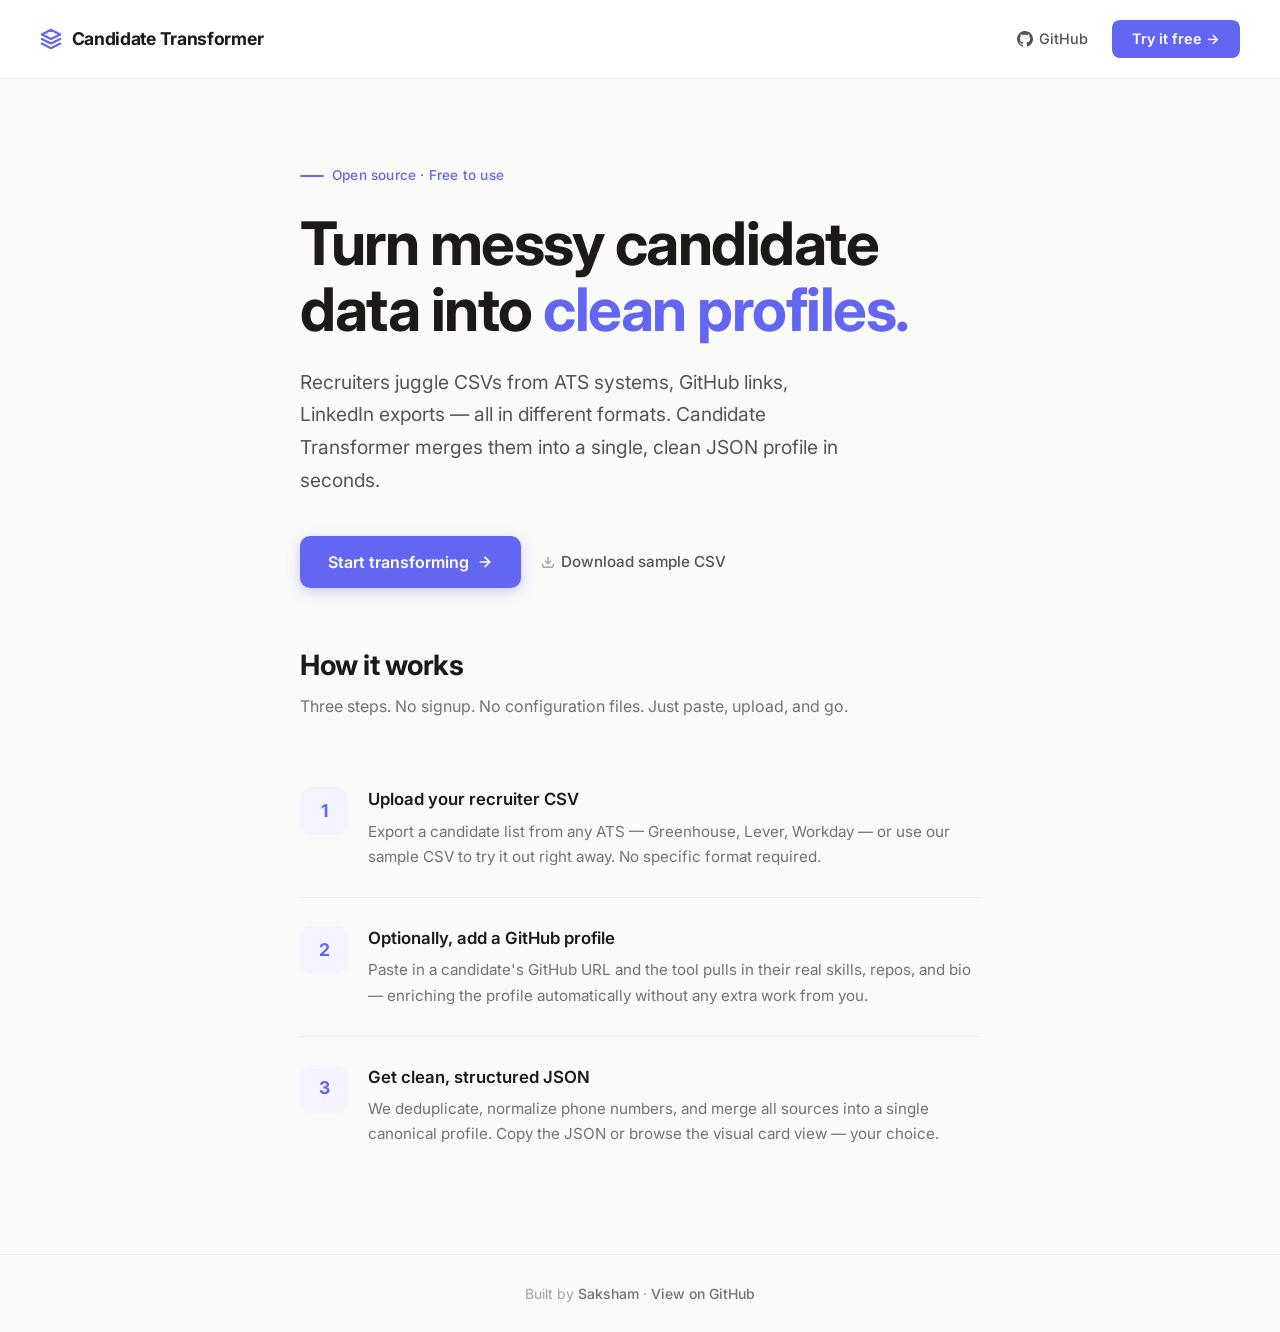
<file: index.html>
<!DOCTYPE html>
<html lang="en">
<head>
    <meta charset="UTF-8">
    <meta name="viewport" content="width=device-width, initial-scale=1.0">
    <title>Candidate Transformer — Clean candidate profiles, instantly</title>
    <meta name="description" content="Stop copying data between tabs. Candidate Transformer merges recruiter CSVs and GitHub profiles into clean, structured JSON in seconds.">
    <link rel="stylesheet" href="style.css">
    <link href="https://fonts.googleapis.com/css2?family=Inter:ital,wght@0,400;0,500;0,600;0,700;1,400&display=swap" rel="stylesheet">
    <style>
        /* Landing-page-only styles */
        .lp-nav {
            display: flex;
            align-items: center;
            justify-content: space-between;
            padding: 1.25rem 2.5rem;
            background: #fff;
            border-bottom: 1px solid #f0eeec;
            position: sticky;
            top: 0;
            z-index: 10;
        }
        .lp-logo {
            display: flex;
            align-items: center;
            gap: 0.6rem;
            font-weight: 700;
            font-size: 1.1rem;
            color: #1c1917;
            text-decoration: none;
            letter-spacing: -0.3px;
        }
        .lp-logo svg { color: #6366f1; }
        .lp-nav-right {
            display: flex;
            align-items: center;
            gap: 1.5rem;
        }
        .lp-gh-link {
            display: flex;
            align-items: center;
            gap: 0.4rem;
            font-size: 0.9rem;
            font-weight: 500;
            color: #57534e;
            text-decoration: none;
            transition: color 0.15s;
        }
        .lp-gh-link:hover { color: #1c1917; }
        .lp-try-btn {
            background: #6366f1;
            color: #fff;
            font-size: 0.9rem;
            font-weight: 600;
            padding: 0.5rem 1.25rem;
            border-radius: 8px;
            text-decoration: none;
            transition: background 0.15s, transform 0.1s;
        }
        .lp-try-btn:hover {
            background: #4f46e5;
            transform: translateY(-1px);
        }

        /* Hero */
        .lp-hero {
            max-width: 760px;
            margin: 0 auto;
            padding: 5rem 2.5rem 3.5rem;
        }
        .lp-eyebrow {
            display: inline-flex;
            align-items: center;
            gap: 0.5rem;
            font-size: 0.85rem;
            font-weight: 500;
            color: #6366f1;
            margin-bottom: 1.5rem;
            letter-spacing: 0.2px;
        }
        .lp-eyebrow::before {
            content: '';
            display: block;
            width: 24px;
            height: 2px;
            background: #6366f1;
            border-radius: 2px;
        }
        .lp-hero h1 {
            font-size: clamp(2.5rem, 5vw, 3.75rem);
            font-weight: 700;
            letter-spacing: -1.5px;
            line-height: 1.1;
            color: #1c1917;
            margin-bottom: 1.5rem;
        }
        .lp-hero h1 em {
            font-style: normal;
            color: #6366f1;
        }
        .lp-hero > p {
            font-size: 1.2rem;
            line-height: 1.7;
            color: #57534e;
            max-width: 560px;
            margin-bottom: 2.5rem;
        }
        .lp-cta-row {
            display: flex;
            align-items: center;
            gap: 1.25rem;
            flex-wrap: wrap;
        }
        .lp-cta-primary {
            display: inline-flex;
            align-items: center;
            gap: 0.5rem;
            background: #6366f1;
            color: #fff;
            font-weight: 600;
            font-size: 1rem;
            padding: 0.85rem 1.75rem;
            border-radius: 10px;
            text-decoration: none;
            transition: background 0.15s, transform 0.1s, box-shadow 0.15s;
            box-shadow: 0 4px 14px rgba(99,102,241,0.3);
        }
        .lp-cta-primary:hover {
            background: #4f46e5;
            transform: translateY(-1px);
            box-shadow: 0 6px 20px rgba(99,102,241,0.35);
        }
        .lp-cta-secondary {
            font-size: 0.95rem;
            color: #57534e;
            text-decoration: none;
            font-weight: 500;
            display: flex;
            align-items: center;
            gap: 0.35rem;
            transition: color 0.15s;
        }
        .lp-cta-secondary:hover { color: #1c1917; }
        .lp-cta-secondary svg { opacity: 0.5; }

        /* How it works */
        .lp-steps {
            max-width: 760px;
            margin: 0 auto;
            padding: 0 2.5rem 5rem;
        }
        .lp-steps-header {
            margin-bottom: 2.5rem;
        }
        .lp-steps-header h2 {
            font-size: 1.75rem;
            font-weight: 700;
            color: #1c1917;
            letter-spacing: -0.5px;
            margin-bottom: 0.5rem;
        }
        .lp-steps-header p {
            color: #78716c;
            font-size: 1rem;
            line-height: 1.6;
        }
        .lp-step-list {
            display: flex;
            flex-direction: column;
            gap: 0;
        }
        .lp-step {
            display: grid;
            grid-template-columns: 48px 1fr;
            gap: 1.25rem;
            padding: 1.75rem 0;
            border-bottom: 1px solid #f0eeec;
            align-items: start;
        }
        .lp-step:last-child { border-bottom: none; }
        .lp-step-num {
            width: 48px;
            height: 48px;
            border-radius: 12px;
            background: #f5f3ff;
            color: #6366f1;
            font-weight: 700;
            font-size: 1.1rem;
            display: flex;
            align-items: center;
            justify-content: center;
            flex-shrink: 0;
        }
        .lp-step-body h3 {
            font-size: 1.05rem;
            font-weight: 600;
            color: #1c1917;
            margin-bottom: 0.4rem;
        }
        .lp-step-body p {
            font-size: 0.95rem;
            color: #78716c;
            line-height: 1.65;
        }

        /* Footer */
        .lp-footer {
            border-top: 1px solid #f0eeec;
            padding: 1.75rem 2.5rem;
            display: flex;
            align-items: center;
            justify-content: space-between;
            max-width: 760px;
            margin: 0 auto;
            width: 100%;
        }
        .lp-footer p {
            font-size: 0.875rem;
            color: #a8a29e;
        }

        @media (max-width: 600px) {
            .lp-hero { padding: 3rem 1.5rem 2.5rem; }
            .lp-steps { padding: 0 1.5rem 3rem; }
            .lp-hero h1 { font-size: 2.25rem; }
            .lp-nav { padding: 1rem 1.5rem; }
        }
    </style>
</head>
<body>
    <nav class="lp-nav">
        <a href="index.html" class="lp-logo">
            <svg viewBox="0 0 24 24" width="22" height="22" fill="none" stroke="currentColor" stroke-width="2.5" stroke-linecap="round" stroke-linejoin="round">
                <polygon points="12 2 2 7 12 12 22 7 12 2"></polygon>
                <polyline points="2 17 12 22 22 17"></polyline>
                <polyline points="2 12 12 17 22 12"></polyline>
            </svg>
            Candidate Transformer
        </a>
        <div class="lp-nav-right">
            <a href="https://github.com/Saksham-Gupta-GH/candidate-profile-transformer" target="_blank" class="lp-gh-link">
                <svg width="16" height="16" viewBox="0 0 24 24" fill="currentColor"><path d="M12 0c-6.626 0-12 5.373-12 12 0 5.302 3.438 9.8 8.207 11.387.599.111.793-.261.793-.577v-2.234c-3.338.726-4.033-1.416-4.033-1.416-.546-1.387-1.333-1.756-1.333-1.756-1.089-.745.083-.729.083-.729 1.205.084 1.839 1.237 1.839 1.237 1.07 1.834 2.807 1.304 3.492.997.107-.775.418-1.305.762-1.604-2.665-.305-5.467-1.334-5.467-5.931 0-1.311.469-2.381 1.236-3.221-.124-.303-.535-1.524.117-3.176 0 0 1.008-.322 3.301 1.23.957-.266 1.983-.399 3.003-.404 1.02.005 2.047.138 3.006.404 2.291-1.552 3.297-1.23 3.297-1.23.653 1.653.242 2.874.118 3.176.77.84 1.235 1.911 1.235 3.221 0 4.609-2.807 5.624-5.479 5.921.43.372.823 1.102.823 2.222v3.293c0 .319.192.694.801.576 4.765-1.589 8.199-6.086 8.199-11.386 0-6.627-5.373-12-12-12z"/></svg>
                GitHub
            </a>
            <a href="app.html" class="lp-try-btn">Try it free →</a>
        </div>
    </nav>

    <main>
        <section class="lp-hero">
            <span class="lp-eyebrow">Open source · Free to use</span>
            <h1>Turn messy candidate data into <em>clean profiles.</em></h1>
            <p>Recruiters juggle CSVs from ATS systems, GitHub links, LinkedIn exports — all in different formats. Candidate Transformer merges them into a single, clean JSON profile in seconds.</p>
            <div class="lp-cta-row">
                <a href="app.html" class="lp-cta-primary">
                    Start transforming
                    <svg width="16" height="16" viewBox="0 0 24 24" fill="none" stroke="currentColor" stroke-width="2.5" stroke-linecap="round" stroke-linejoin="round"><line x1="5" y1="12" x2="19" y2="12"></line><polyline points="12 5 19 12 12 19"></polyline></svg>
                </a>
                <a href="sample.csv" download class="lp-cta-secondary">
                    <svg width="14" height="14" viewBox="0 0 24 24" fill="none" stroke="currentColor" stroke-width="2.5"><path d="M21 15v4a2 2 0 0 1-2 2H5a2 2 0 0 1-2-2v-4"></path><polyline points="7 10 12 15 17 10"></polyline><line x1="12" y1="15" x2="12" y2="3"></line></svg>
                    Download sample CSV
                </a>
            </div>
        </section>

        <section class="lp-steps">
            <div class="lp-steps-header">
                <h2>How it works</h2>
                <p>Three steps. No signup. No configuration files. Just paste, upload, and go.</p>
            </div>
            <div class="lp-step-list">
                <div class="lp-step">
                    <div class="lp-step-num">1</div>
                    <div class="lp-step-body">
                        <h3>Upload your recruiter CSV</h3>
                        <p>Export a candidate list from any ATS — Greenhouse, Lever, Workday — or use our sample CSV to try it out right away. No specific format required.</p>
                    </div>
                </div>
                <div class="lp-step">
                    <div class="lp-step-num">2</div>
                    <div class="lp-step-body">
                        <h3>Optionally, add a GitHub profile</h3>
                        <p>Paste in a candidate's GitHub URL and the tool pulls in their real skills, repos, and bio — enriching the profile automatically without any extra work from you.</p>
                    </div>
                </div>
                <div class="lp-step">
                    <div class="lp-step-num">3</div>
                    <div class="lp-step-body">
                        <h3>Get clean, structured JSON</h3>
                        <p>We deduplicate, normalize phone numbers, and merge all sources into a single canonical profile. Copy the JSON or browse the visual card view — your choice.</p>
                    </div>
                </div>
            </div>
        </section>
    </main>

    <footer style="border-top: 1px solid #f0eeec; padding: 1.75rem 2.5rem; text-align: center;">
        <p style="font-size: 0.875rem; color: #a8a29e;">
            Built by <a href="https://github.com/Saksham-Gupta-GH" target="_blank" style="color: #78716c; font-weight: 500; text-decoration: none;">Saksham</a> · 
            <a href="https://github.com/Saksham-Gupta-GH/candidate-profile-transformer" target="_blank" style="color: #78716c; font-weight: 500; text-decoration: none;">View on GitHub</a>
        </p>
    </footer>

    <script src="script.js"></script>
</body>
</html>
</file>
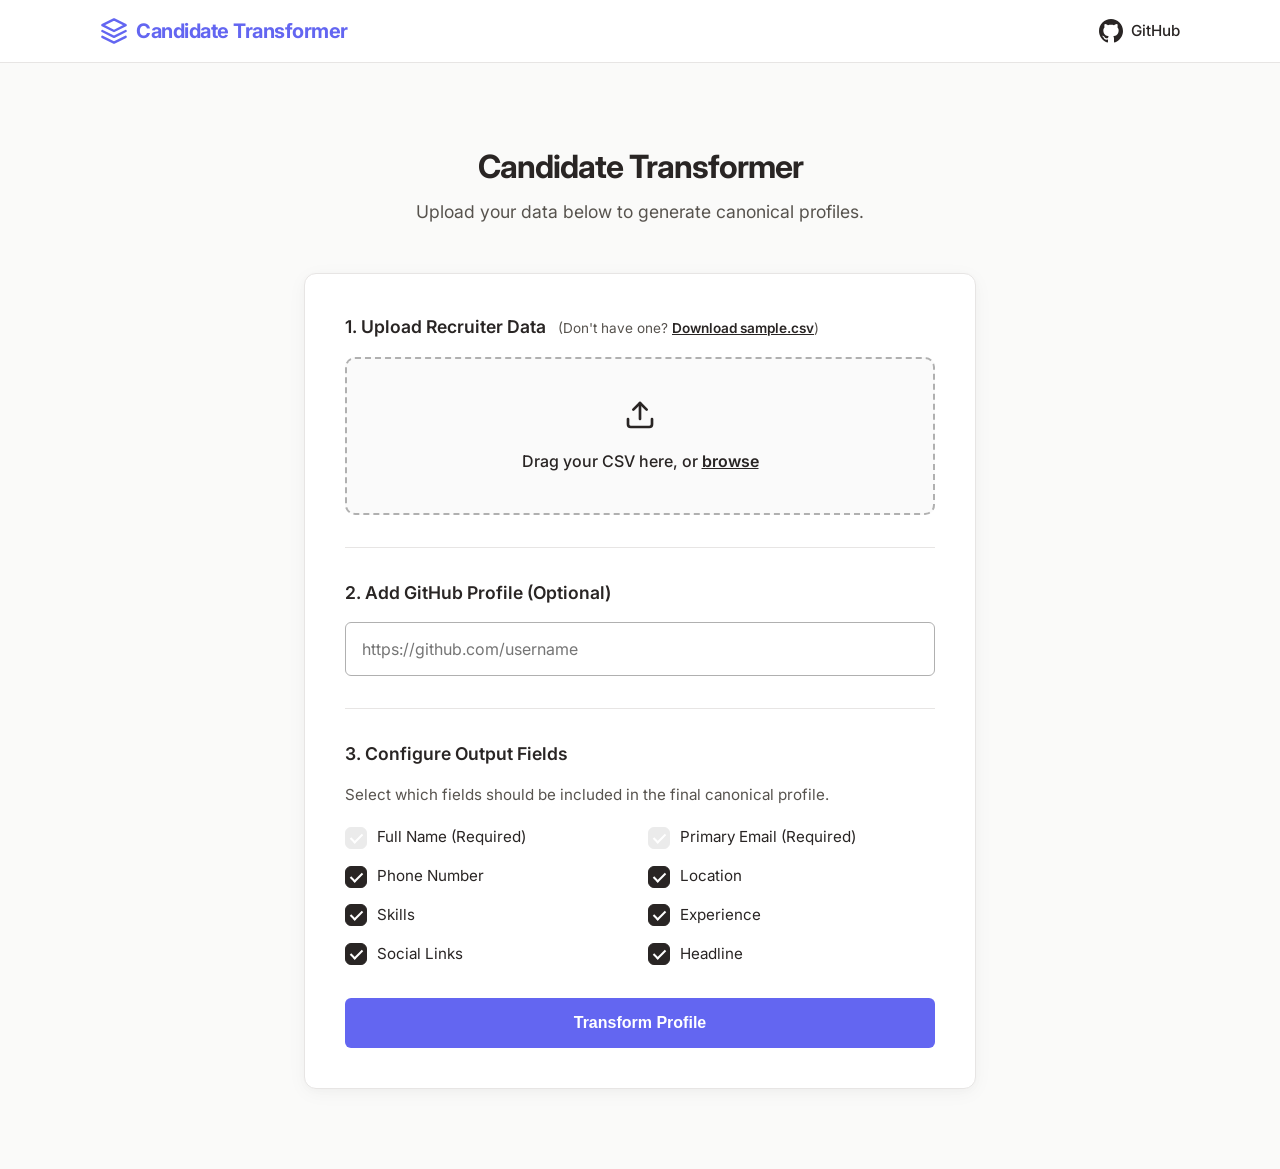
<file: app.html>
<!DOCTYPE html>
<html lang="en">
<head>
    <meta charset="UTF-8">
    <meta name="viewport" content="width=device-width, initial-scale=1.0">
    <title>Candidate Profile Transformer</title>
    <link rel="stylesheet" href="style.css">
    <link href="https://fonts.googleapis.com/css2?family=Inter:wght@400;500;600;700&display=swap" rel="stylesheet">
</head>
<body>
    <div class="page-wrapper">
        <header class="top-nav">
            <div class="nav-content">
                <a href="index.html" class="logo">
                    <svg viewBox="0 0 24 24" width="28" height="28" fill="none" stroke="currentColor" stroke-width="2" stroke-linecap="round" stroke-linejoin="round">
                        <polygon points="12 2 2 7 12 12 22 7 12 2"></polygon>
                        <polyline points="2 17 12 22 22 17"></polyline>
                        <polyline points="2 12 12 17 22 12"></polyline>
                    </svg>
                    <span>Candidate Transformer</span>
                </a>
                <div class="nav-links">
                    <a href="https://github.com/Saksham-Gupta-GH/candidate-profile-transformer" target="_blank" class="github-link">
                        <svg width="24" height="24" viewBox="0 0 24 24" fill="currentColor"><path d="M12 0c-6.626 0-12 5.373-12 12 0 5.302 3.438 9.8 8.207 11.387.599.111.793-.261.793-.577v-2.234c-3.338.726-4.033-1.416-4.033-1.416-.546-1.387-1.333-1.756-1.333-1.756-1.089-.745.083-.729.083-.729 1.205.084 1.839 1.237 1.839 1.237 1.07 1.834 2.807 1.304 3.492.997.107-.775.418-1.305.762-1.604-2.665-.305-5.467-1.334-5.467-5.931 0-1.311.469-2.381 1.236-3.221-.124-.303-.535-1.524.117-3.176 0 0 1.008-.322 3.301 1.23.957-.266 1.983-.399 3.003-.404 1.02.005 2.047.138 3.006.404 2.291-1.552 3.297-1.23 3.297-1.23.653 1.653.242 2.874.118 3.176.77.84 1.235 1.911 1.235 3.221 0 4.609-2.807 5.624-5.479 5.921.43.372.823 1.102.823 2.222v3.293c0 .319.192.694.801.576 4.765-1.589 8.199-6.086 8.199-11.386 0-6.627-5.373-12-12-12z"/></svg>
                        <span>GitHub</span>
                    </a>
                </div>
            </div>
        </header>

        <main class="content">
            <div class="hero" style="margin-bottom: 2rem; padding: 2rem 0 1rem;">
                <h1>Candidate Transformer</h1>
                <p>Upload your data below to generate canonical profiles.</p>
            </div>

            <div class="card">
                <form id="transformForm">
                    
                    <div class="section-title">
                        1. Upload Recruiter Data
                        <span class="helper-text">(Don't have one? <a href="/sample.csv" download class="text-link">Download sample.csv</a>)</span>
                    </div>
                    <div class="form-group">
                        <div class="file-upload-wrapper" id="dropZone">
                            <input type="file" id="csvFile" name="csvFile" accept=".csv" />
                            <div class="upload-icon">
                                <svg viewBox="0 0 24 24" width="32" height="32" stroke="currentColor" stroke-width="2" fill="none" stroke-linecap="round" stroke-linejoin="round"><path d="M21 15v4a2 2 0 0 1-2 2H5a2 2 0 0 1-2-2v-4"></path><polyline points="17 8 12 3 7 8"></polyline><line x1="12" y1="3" x2="12" y2="15"></line></svg>
                            </div>
                            <span id="fileName">Drag your CSV here, or <span class="text-link">browse</span></span>
                        </div>
                    </div>

                    <div class="divider"></div>

                    <div class="section-title">2. Add GitHub Profile (Optional)</div>
                    <div class="form-group">
                        <input type="url" id="githubUrl" name="githubUrl" placeholder="https://github.com/username" autocomplete="off">
                    </div>

                    <div class="divider"></div>

                    <div class="section-title">3. Configure Output Fields</div>
                    <p class="config-desc">Select which fields should be included in the final canonical profile.</p>
                    
                    <div class="config-grid">
                        <label class="checkbox-container">
                            <input type="checkbox" name="configField" value="full_name" checked disabled>
                            <span class="checkmark"></span>
                            Full Name (Required)
                        </label>
                        <label class="checkbox-container">
                            <input type="checkbox" name="configField" value="primary_email" checked disabled>
                            <span class="checkmark"></span>
                            Primary Email (Required)
                        </label>
                        <label class="checkbox-container">
                            <input type="checkbox" name="configField" value="phone" checked>
                            <span class="checkmark"></span>
                            Phone Number
                        </label>
                        <label class="checkbox-container">
                            <input type="checkbox" name="configField" value="location" checked>
                            <span class="checkmark"></span>
                            Location
                        </label>
                        <label class="checkbox-container">
                            <input type="checkbox" name="configField" value="skills" checked>
                            <span class="checkmark"></span>
                            Skills
                        </label>
                        <label class="checkbox-container">
                            <input type="checkbox" name="configField" value="experience" checked>
                            <span class="checkmark"></span>
                            Experience
                        </label>
                        <label class="checkbox-container">
                            <input type="checkbox" name="configField" value="links" checked>
                            <span class="checkmark"></span>
                            Social Links
                        </label>
                        <label class="checkbox-container">
                            <input type="checkbox" name="configField" value="headline" checked>
                            <span class="checkmark"></span>
                            Headline
                        </label>
                    </div>

                    <button type="submit" id="submitBtn" class="primary-btn">
                        <span class="btn-text">Transform Profile</span>
                        <div class="loader" id="loader" style="display: none;"></div>
                    </button>
                </form>
            </div>

            <div id="resultContainer" class="card result-container" style="display: none;">
                <div class="result-header">
                    <h2>Transformed Profiles</h2>
                    <div class="view-toggles">
                        <button id="viewVisualBtn" class="toggle-btn active">Visual</button>
                        <button id="viewJsonBtn" class="toggle-btn">JSON</button>
                    </div>
                </div>
                
                <div id="visualView" class="visual-view">
                    <!-- Candidate cards will be injected here -->
                </div>

                <div id="jsonView" class="json-view" style="display: none;">
                    <div class="json-actions">
                        <button id="copyBtn" class="secondary-btn">Copy JSON</button>
                    </div>
                    <pre><code id="jsonOutput"></code></pre>
                </div>
            </div>
        </main>
    </div>

    <script src="script.js"></script>
</body>
</html>
</file>
<file: style.css>
:root {
    --bg-light: #FAFAF9;
    --card-bg: #FFFFFF;
    --border-color: #E7E5E4;
    --text-main: #292524;
    --text-muted: #57534E;
    --accent: #6366F1;
    --accent-hover: #4F46E5;
    --focus-ring: rgba(99, 102, 241, 0.3);
    --radius-lg: 12px;
    --radius-md: 10px;
    --radius-sm: 6px;
}

* {
    box-sizing: border-box;
    margin: 0;
    padding: 0;
}

body {
    font-family: 'Inter', -apple-system, BlinkMacSystemFont, Roboto, Helvetica, Arial, sans-serif;
    background-color: var(--bg-light);
    color: var(--text-main);
    line-height: 1.5;
    -webkit-font-smoothing: antialiased;
}

.page-wrapper {
    min-height: 100vh;
    display: flex;
    flex-direction: column;
}

.top-nav {
    background-color: var(--card-bg);
    border-bottom: 1px solid var(--border-color);
    padding: 1rem 2rem;
    position: sticky;
    top: 0;
    z-index: 10;
}

.nav-content {
    max-width: 1080px;
    margin: 0 auto;
    display: flex;
    align-items: center;
    justify-content: space-between;
}

.logo {
    display: flex;
    align-items: center;
    gap: 0.5rem;
    color: var(--accent);
    font-weight: 700;
    font-size: 1.25rem;
    letter-spacing: -0.5px;
    text-decoration: none;
}

.content {
    flex: 1;
    max-width: 720px;
    margin: 0 auto;
    padding: 3rem 1.5rem;
    width: 100%;
}

.hero {
    margin-bottom: 2.5rem;
    text-align: center;
}

.hero h1 {
    font-size: 2rem;
    font-weight: 700;
    color: var(--text-main);
    margin-bottom: 0.5rem;
    letter-spacing: -1px;
}

.hero p {
    color: var(--text-muted);
    font-size: 1.1rem;
}

.card {
    background: var(--card-bg);
    border: 1px solid var(--border-color);
    border-radius: var(--radius-lg);
    padding: 2.5rem;
    box-shadow: 0 4px 20px rgba(0, 0, 0, 0.04), 0 2px 8px rgba(0, 0, 0, 0.02);
    margin-bottom: 2rem;
}

.section-title {
    font-size: 1.1rem;
    font-weight: 600;
    margin-bottom: 1rem;
    color: var(--text-main);
}

.form-group {
    margin-bottom: 1.5rem;
}

.divider {
    height: 1px;
    background-color: var(--border-color);
    margin: 2rem 0;
}

/* File Upload */
.file-upload-wrapper {
    border: 2px dashed #B0B0B0;
    border-radius: var(--radius-md);
    padding: 2.5rem 2rem;
    text-align: center;
    cursor: pointer;
    transition: all 0.2s ease;
    background-color: #FAFAFA;
    position: relative;
}

.file-upload-wrapper:hover, .file-upload-wrapper.dragover {
    border-color: var(--text-main);
    background-color: #F7F7F7;
}

.upload-icon {
    color: var(--text-main);
    margin-bottom: 0.75rem;
}

.file-upload-wrapper input[type="file"] {
    position: absolute;
    top: 0;
    left: 0;
    width: 100%;
    height: 100%;
    opacity: 0;
    cursor: pointer;
}

#fileName {
    color: var(--text-main);
    font-weight: 500;
    font-size: 1rem;
}

.text-link {
    color: var(--text-main);
    text-decoration: underline;
    font-weight: 600;
}

/* Inputs */
input[type="url"] {
    width: 100%;
    background: #FFFFFF;
    border: 1px solid #B0B0B0;
    border-radius: var(--radius-sm);
    color: var(--text-main);
    padding: 1rem;
    font-family: inherit;
    font-size: 1rem;
    transition: border-color 0.2s ease, box-shadow 0.2s ease;
}

input[type="url"]:focus {
    outline: none;
    border-color: var(--text-main);
    box-shadow: 0 0 0 2px var(--text-main);
}

/* Config Builder Checkboxes */
.config-desc {
    color: var(--text-muted);
    font-size: 0.95rem;
    margin-bottom: 1.25rem;
}

.config-grid {
    display: grid;
    grid-template-columns: repeat(auto-fill, minmax(200px, 1fr));
    gap: 1rem;
    margin-bottom: 2rem;
}

.checkbox-container {
    display: flex;
    align-items: center;
    position: relative;
    padding-left: 32px;
    cursor: pointer;
    font-size: 0.95rem;
    user-select: none;
    color: var(--text-main);
}

.checkbox-container input {
    position: absolute;
    opacity: 0;
    cursor: pointer;
    height: 0;
    width: 0;
}

.checkmark {
    position: absolute;
    top: 50%;
    transform: translateY(-50%);
    left: 0;
    height: 22px;
    width: 22px;
    background-color: #FFFFFF;
    border: 1px solid #B0B0B0;
    border-radius: 6px;
    transition: all 0.2s;
}

.checkbox-container:hover input ~ .checkmark {
    border-color: var(--text-main);
}

.checkbox-container input:checked ~ .checkmark {
    background-color: var(--text-main);
    border-color: var(--text-main);
}

.checkbox-container input:disabled ~ .checkmark {
    background-color: #EBEBEB;
    border-color: #EBEBEB;
    cursor: not-allowed;
}
.checkbox-container input:disabled {
    cursor: not-allowed;
}

.checkmark:after {
    content: "";
    position: absolute;
    display: none;
}

.checkbox-container input:checked ~ .checkmark:after {
    display: block;
}

.checkbox-container .checkmark:after {
    left: 7px;
    top: 3px;
    width: 5px;
    height: 10px;
    border: solid white;
    border-width: 0 2px 2px 0;
    transform: rotate(45deg);
}

/* Buttons */
.primary-btn {
    width: 100%;
    background: var(--accent);
    color: white;
    border: none;
    padding: 1rem;
    border-radius: var(--radius-sm);
    font-size: 1rem;
    font-weight: 600;
    cursor: pointer;
    transition: background 0.2s ease, transform 0.1s ease;
    display: flex;
    justify-content: center;
    align-items: center;
}

.primary-btn:hover {
    background: var(--accent-hover);
}

.primary-btn:active {
    transform: scale(0.98);
}

.primary-btn:disabled {
    opacity: 0.7;
    cursor: not-allowed;
}

/* Loader */
.loader {
    border: 2px solid rgba(255,255,255,0.3);
    border-radius: 50%;
    border-top: 2px solid white;
    width: 20px;
    height: 20px;
    animation: spin 1s linear infinite;
}

@keyframes spin {
    0% { transform: rotate(0deg); }
    100% { transform: rotate(360deg); }
}

/* Results */
.result-container {
    animation: slideUp 0.4s ease-out;
}

@keyframes slideUp {
    from { opacity: 0; transform: translateY(20px); }
    to { opacity: 1; transform: translateY(0); }
}

.result-header {
    display: flex;
    justify-content: space-between;
    align-items: center;
    margin-bottom: 1.5rem;
}

.result-header h2 {
    font-size: 1.25rem;
    font-weight: 600;
}

.secondary-btn {
    background: #FFFFFF;
    border: 1px solid var(--text-main);
    color: var(--text-main);
    padding: 0.5rem 1rem;
    border-radius: var(--radius-sm);
    cursor: pointer;
    font-size: 0.85rem;
    font-weight: 600;
    transition: all 0.2s;
}

.secondary-btn:hover {
    background: #F7F7F7;
}

pre {
    background: #F7F7F7;
    padding: 1.5rem;
    border-radius: var(--radius-md);
    overflow-x: auto;
    font-size: 0.85rem;
    color: var(--text-main);
    border: 1px solid var(--border-color);
}

/* Toggles */
.view-toggles {
    display: flex;
    background: #F7F7F7;
    border-radius: var(--radius-sm);
    padding: 0.25rem;
    border: 1px solid var(--border-color);
}
.toggle-btn {
    background: transparent;
    border: none;
    padding: 0.5rem 1rem;
    font-size: 0.85rem;
    font-weight: 600;
    color: var(--text-muted);
    border-radius: 6px;
    cursor: pointer;
    transition: all 0.2s;
}
.toggle-btn.active {
    background: #FFFFFF;
    color: var(--text-main);
    box-shadow: 0 1px 3px rgba(0,0,0,0.1);
}

/* Candidate Cards */
.candidate-card {
    background: #FFFFFF;
    border: 1px solid var(--border-color);
    border-radius: var(--radius-md);
    padding: 1.5rem;
    margin-bottom: 1.5rem;
    box-shadow: 0 2px 8px rgba(0,0,0,0.04);
}
.candidate-header {
    display: flex;
    justify-content: space-between;
    align-items: flex-start;
    margin-bottom: 1rem;
}
.candidate-name {
    font-size: 1.25rem;
    font-weight: 700;
    margin-bottom: 0.25rem;
}
.candidate-headline {
    color: var(--text-muted);
    font-size: 0.95rem;
}
.candidate-contact {
    display: flex;
    flex-wrap: wrap;
    gap: 1rem;
    margin-bottom: 1.5rem;
    font-size: 0.9rem;
    color: var(--text-main);
}
.contact-item {
    display: flex;
    align-items: center;
    gap: 0.4rem;
}
.contact-item svg {
    color: var(--text-muted);
}
.candidate-section {
    margin-bottom: 1.5rem;
}
.candidate-section:last-child {
    margin-bottom: 0;
}
.candidate-section-title {
    font-size: 0.95rem;
    font-weight: 600;
    margin-bottom: 0.75rem;
    text-transform: uppercase;
    letter-spacing: 0.5px;
    color: var(--text-muted);
}
.skills-container {
    display: flex;
    flex-wrap: wrap;
    gap: 0.5rem;
}
.skill-tag {
    background: #F7F7F7;
    border: 1px solid var(--border-color);
    padding: 0.3rem 0.75rem;
    border-radius: 20px;
    font-size: 0.85rem;
    font-weight: 500;
}
.experience-list {
    list-style: none;
}
.experience-item {
    position: relative;
    padding-left: 1.5rem;
    margin-bottom: 1rem;
}
.experience-item:last-child {
    margin-bottom: 0;
}
.experience-item::before {
    content: "";
    position: absolute;
    left: 0;
    top: 6px;
    width: 8px;
    height: 8px;
    border-radius: 50%;
    background: var(--accent);
}
.exp-title {
    font-weight: 600;
    font-size: 1rem;
}
.exp-company {
    color: var(--text-main);
    font-size: 0.95rem;
    margin-bottom: 0.2rem;
}
.exp-date {
    color: var(--text-muted);
    font-size: 0.85rem;
}

.json-actions {
    margin-bottom: 1rem;
}

/* Landing Page Additions */
.github-link {
    display: flex;
    align-items: center;
    gap: 0.5rem;
    color: var(--text-main);
    text-decoration: none;
    font-weight: 500;
    font-size: 0.95rem;
    transition: color 0.2s;
}
.github-link:hover {
    color: var(--accent);
}

.about-section {
    display: grid;
    grid-template-columns: repeat(3, 1fr);
    gap: 2rem;
    margin-top: 4rem;
    text-align: left;
    max-width: 1000px;
    margin-left: auto;
    margin-right: auto;
}
@media (max-width: 768px) {
    .about-section {
        grid-template-columns: 1fr;
    }
}
.about-card {
    background: #FFFFFF;
    border: 1px solid var(--border-color);
    padding: 1.5rem;
    border-radius: var(--radius-md);
    box-shadow: 0 2px 12px rgba(0, 0, 0, 0.03);
}
.about-icon {
    display: inline-flex;
    align-items: center;
    justify-content: center;
    width: 48px;
    height: 48px;
    background: #EEF2FF;
    color: var(--accent);
    border-radius: 12px;
    margin-bottom: 1rem;
}
.about-card h3 {
    font-size: 1.1rem;
    margin-bottom: 0.5rem;
    color: var(--text-main);
}
.about-card p {
    font-size: 0.95rem;
    color: var(--text-muted);
    line-height: 1.5;
}
.helper-text {
    font-size: 0.85rem;
    color: var(--text-muted);
    font-weight: normal;
    margin-left: 0.5rem;
}
</file>
